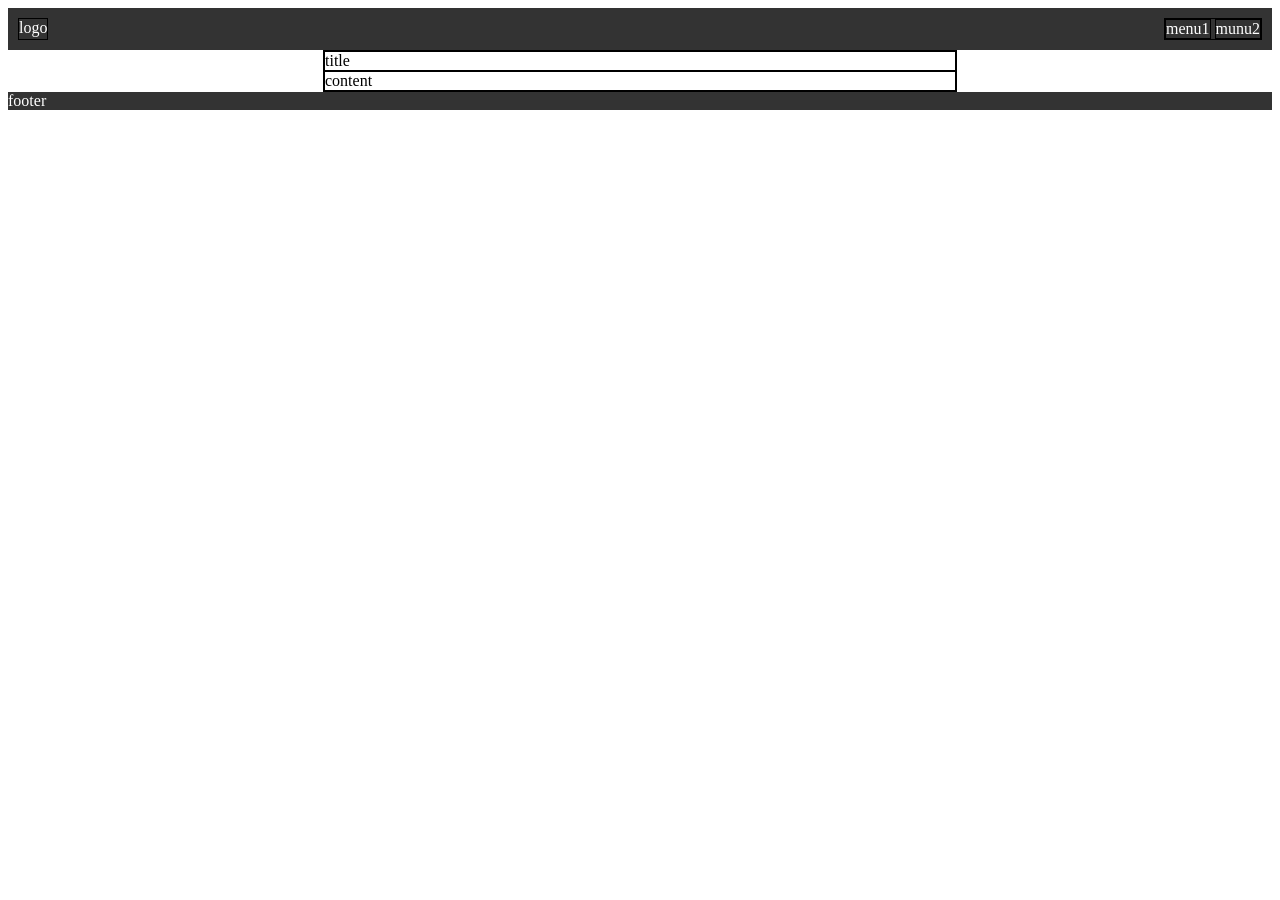
<file: 7-9.html>
<!DOCTYPE html>
<html lang="ja">
<head>
    <meta charset="UTF-8">
    <meta name="viewport" content="width=device-width, initial-scale=1.0">
    <title>Document</title>
    <style>
        div{
            border:1px solid black;
        }
        .header{
            display: flex;
            justify-content: space-between;
        }
        .logo{
            display: inline-block;
            margin: 10px;
        }
        .nav{
            display: inline-block;
            margin: 10px;
        }
        .nav-item{
            display: inline-block;
        }
        .header,.footer{
            background-color: #333;
            color: white;
            border:none;
        }
        .body{
            width:50%;
            margin:0 auto;
        }
    </style>
</head>
<body>
    <div class="header">
        <div class="logo">logo</div>
        <div class="nav">
            <div class="nav-item">menu1</div>
            <div class="nav-item">munu2</div>
        </div>
    </div>
    <div class="body">
        <div class="title">title</div>
        <div class="content">content</div>
    </div>
    <div class="footer">footer</div>
</body>
</html>
</file>
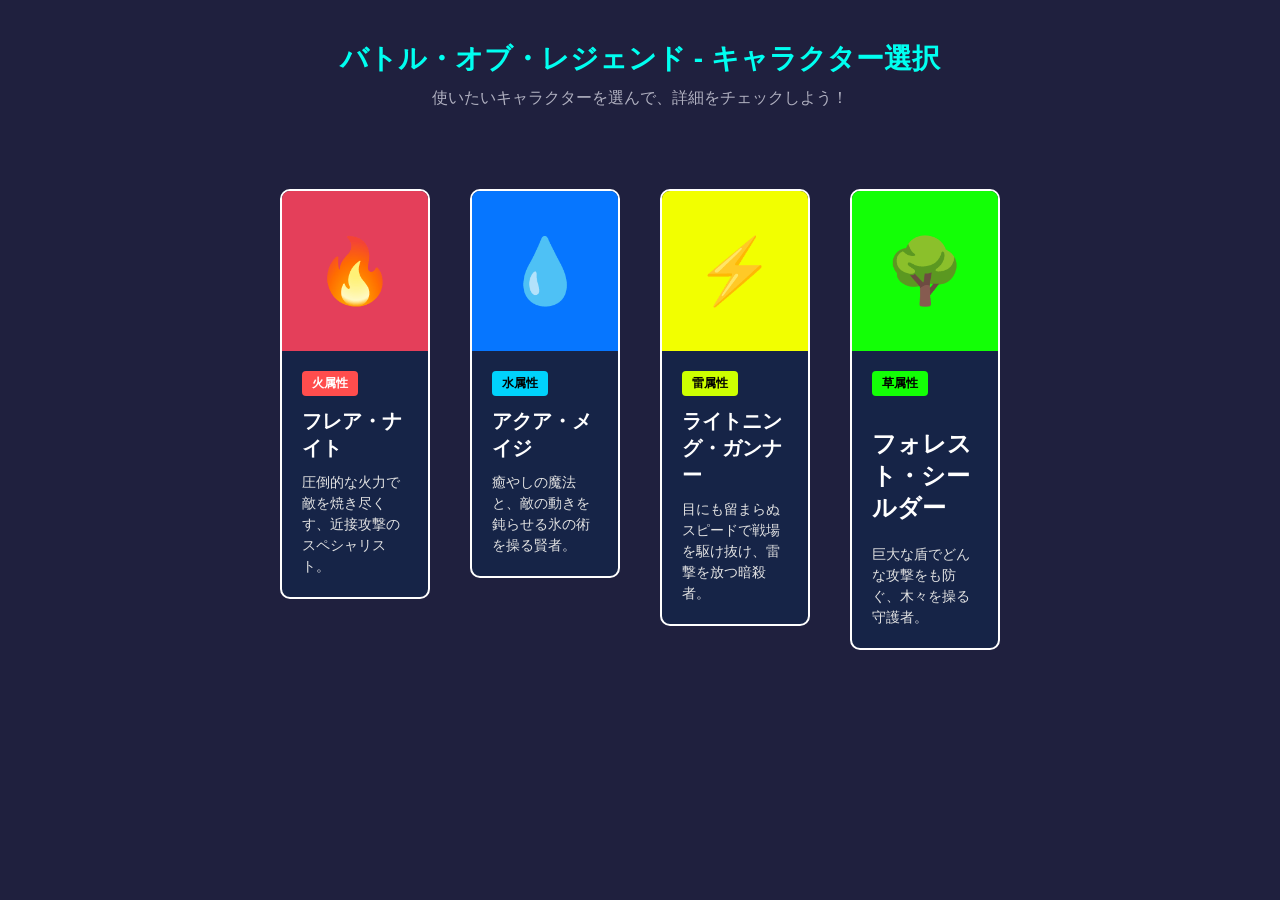
<file: 7-a.html>
<!DOCTYPE html>
<html lang="ja">
<head>
    <meta charset="UTF-8">
    <meta name="viewport" content="width=device-width, initial-scale=1.0">
    <title>キャラクター選択画面</title>
    <link rel="stylesheet" href="7-a.css">
</head>
<body>

    <header>
        <h1>バトル・オブ・レジェンド - キャラクター選択</h1>
        <p>使いたいキャラクターを選んで、詳細をチェックしよう！</p>
    </header>

    <main class="container">

        <div class="card">
            <div class="char-img fire-type">🔥</div>
            <div class="card-content">
                <span class="badge fire">火属性</span>
                <h2 class="char-name">フレア・ナイト</h2>
                <p class="char-desc">圧倒的な火力で敵を焼き尽くす、近接攻撃のスペシャリスト。</p>
            </div>
        </div>

        <div class="card">
            <div class="char-img water-type">💧</div>
            <div class="card-content">
                <span class="badge water">水属性</span>
                <h2 class="char-name">アクア・メイジ</h2>
                <p class="char-desc">癒やしの魔法と、敵の動きを鈍らせる氷の術を操る賢者。</p>
            </div>
        </div>

        <div class="card">
            <div class="char-img wind-type">⚡</div>
            <div class="card-content">
                <span class="badge wind">雷属性</span>
                <h2 class="char-name">ライトニング・ガンナー</h2>
                <p class="char-desc">目にも留まらぬスピードで戦場を駆け抜け、雷撃を放つ暗殺者。</p>
            </div>
        </div>

        <div class="card">
            <div class="char-img forest-type">🌳</div>
            <div class="card-content">
                <span class="badge forest">草属性</span>
                <h2 class="char=name">フォレスト・シールダー</h2>
                <p class="char-desc">巨大な盾でどんな攻撃をも防ぐ、木々を操る守護者。</p>
            </div>
        </div>

    </main>

</body>
</html>
</file>
<file: 7-a.css>
body {
    margin: 0;
    padding: 0;
    background-color: #1f203e; 
    color: #ffffff;
    font-family: 'Helvetica Neue', Arial, sans-serif;
    text-align: center;
}

header {
    padding: 40px 20px;
}

header h1 {
    margin: 0 0 10px 0;
    font-size: 28px;
    color: #00fff0; 
}

header p {
    margin: 0;
    color: #b0b0c0;
}


.container {
    max-width: 1000px;
    margin: 0 auto;
    padding: 20px;
    font-size: 0; 
}

.card {
    display: inline-block;
    vertical-align: top;       
    width: 15%;                
    margin: 2%;                 
    background-color: #162447;  
    border: 2px solid #ffffff;  
    border-radius: 10px;        
    box-sizing: border-box;     
    font-size: 16px;            
    text-align: left;
    overflow: hidden;           

    transition: transform 0.3s ease, border-color 0.3s ease;
}


.card:hover {
    transform: translateY(-10px); 
    border-color: #00fff0;        
    cursor: pointer;
}

.char-img {
    height: 160px;
    font-size: 64px;
    display: flex; 
    justify-content: center;
    align-items: center;
}


.fire-type { background-color: #e43f5a; }
.water-type { background-color: #0676ff; }
.wind-type { background-color: #f2ff00; }
.forest-type{background-color:#13ff06;}

.card-content {
    padding: 20px; 
}


.badge {
    display: inline-block; 
    padding: 4px 10px;
    font-size: 12px;
    font-weight: bold;
    border-radius: 4px;
    margin-bottom: 12px;
}

.badge.fire { background-color: #ff4d4d; }
.badge.water { background-color: #00d2fc; color: #000; }
.badge.wind { background-color: #ccff00; color: #000; }
.badge.forest{background-color: #13ff06; color:#000;}

.char-name {
    margin: 0 0 10px 0;
    font-size: 20px;
}

.char-desc {
    margin: 0;
    font-size: 14px;
    color: #e2e2e2;
    line-height: 1.5; 
}
</file>
